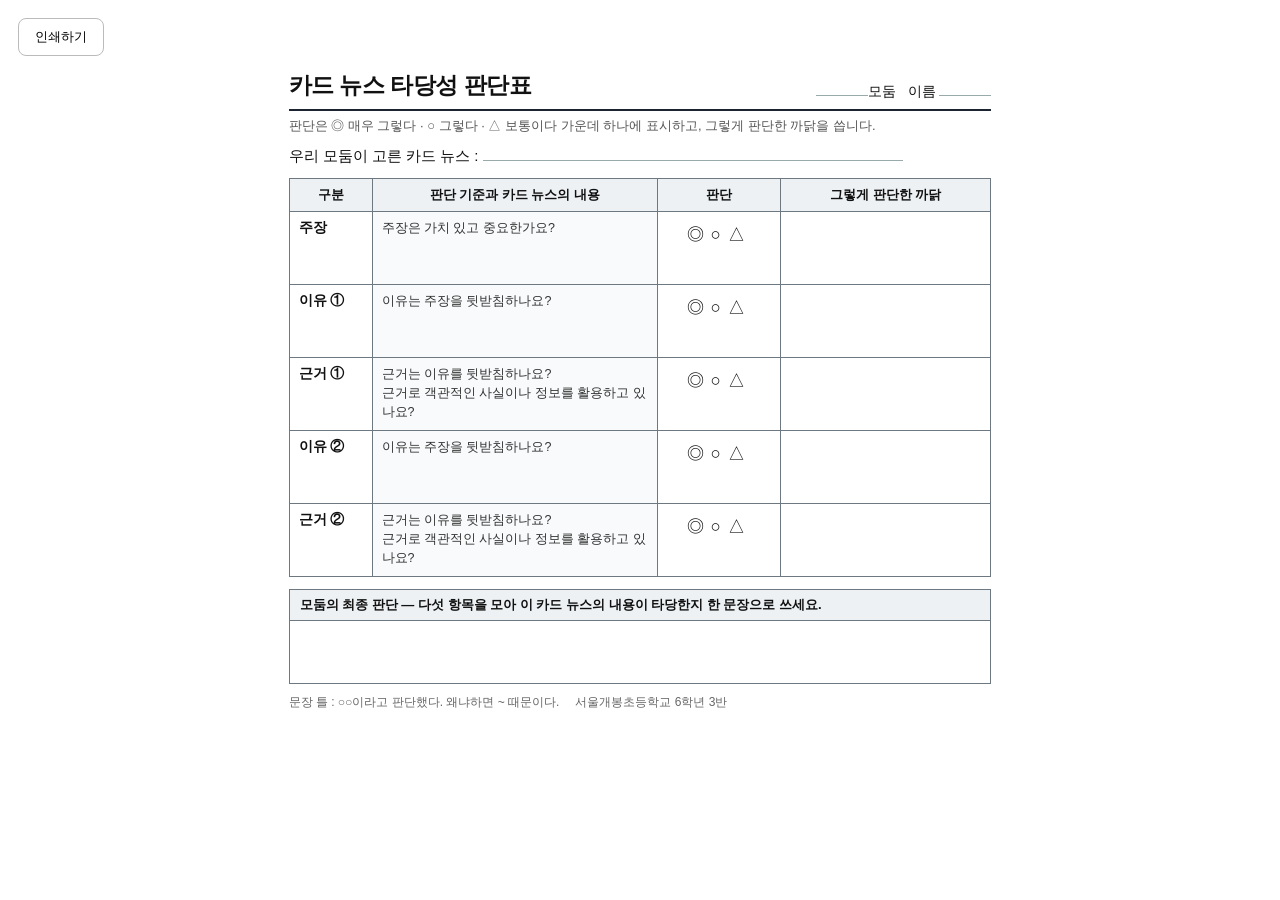
<file: paper.html>
<!DOCTYPE html>
<html lang="ko">
<head>
<meta charset="UTF-8">
<meta name="viewport" content="width=device-width, initial-scale=1">
<title>모둠 판단표 (종이 백업용)</title>
<style>
@page{size:A4;margin:14mm;}
body{margin:0;padding:18px;background:#fff;color:#111;
  font-family:'Pretendard','Noto Sans KR','Malgun Gothic',sans-serif;font-size:14px;}
.sheet{max-width:186mm;margin:0 auto;}
.head{display:flex;align-items:flex-end;gap:16px;border-bottom:2.5px solid #1B2430;padding-bottom:8px;margin-bottom:6px;}
h1{font-size:23px;margin:0;font-weight:800;letter-spacing:-0.5px;}
.who{margin-left:auto;font-size:14px;}
.who span{display:inline-block;border-bottom:1px solid #9aa;width:52px;}
.sub{font-size:13px;color:#555;margin:0 0 12px;}
.title-row{margin:0 0 12px;font-size:15px;}
.title-row span{display:inline-block;border-bottom:1px solid #9aa;min-width:420px;}
table{width:100%;border-collapse:collapse;table-layout:fixed;}
th,td{border:1px solid #6d7880;padding:7px 9px;vertical-align:top;}
th{background:#EDF1F4;font-size:13px;font-weight:700;}
.c1{width:64px;}
.c2{width:38%;}
.c3{width:104px;text-align:center;}
td.crit{font-size:12.5px;color:#333;line-height:1.5;background:#F8FAFB;}
.k{font-weight:700;}
.marks{font-size:17px;letter-spacing:7px;text-align:center;display:block;margin-top:4px;}
.why{height:58px;}
.final{margin-top:12px;border:1px solid #6d7880;}
.final .lab{background:#EDF1F4;padding:6px 10px;font-weight:700;font-size:13px;border-bottom:1px solid #6d7880;}
.final .box{height:62px;}
.foot{margin-top:10px;font-size:12px;color:#666;display:flex;gap:16px;flex-wrap:wrap;}
.print{margin:0 0 14px;}
.print button{padding:9px 16px;border:1px solid #bbb;background:#fff;border-radius:8px;cursor:pointer;font-family:inherit;}
@media print{.print{display:none;}body{padding:0;}}
</style>
</head>
<body>
<div class="print"><button onclick="window.print()">인쇄하기</button></div>
<div class="sheet">
  <div class="head">
    <h1>카드 뉴스 타당성 판단표</h1>
    <div class="who"><span></span>모둠 &nbsp; 이름 <span></span></div>
  </div>
  <p class="sub">판단은 ◎ 매우 그렇다 · ○ 그렇다 · △ 보통이다 가운데 하나에 표시하고, 그렇게 판단한 까닭을 씁니다.</p>
  <p class="title-row">우리 모둠이 고른 카드 뉴스 : <span></span></p>

  <table>
    <tr>
      <th class="c1">구분</th><th class="c2">판단 기준과 카드 뉴스의 내용</th>
      <th class="c3">판단</th><th>그렇게 판단한 까닭</th>
    </tr>
    <tr>
      <td class="k">주장</td>
      <td class="crit">주장은 가치 있고 중요한가요?</td>
      <td class="c3"><span class="marks">◎○△</span></td>
      <td class="why"></td>
    </tr>
    <tr>
      <td class="k">이유 ①</td>
      <td class="crit">이유는 주장을 뒷받침하나요?</td>
      <td class="c3"><span class="marks">◎○△</span></td>
      <td class="why"></td>
    </tr>
    <tr>
      <td class="k">근거 ①</td>
      <td class="crit">근거는 이유를 뒷받침하나요?<br>근거로 객관적인 사실이나 정보를 활용하고 있나요?</td>
      <td class="c3"><span class="marks">◎○△</span></td>
      <td class="why"></td>
    </tr>
    <tr>
      <td class="k">이유 ②</td>
      <td class="crit">이유는 주장을 뒷받침하나요?</td>
      <td class="c3"><span class="marks">◎○△</span></td>
      <td class="why"></td>
    </tr>
    <tr>
      <td class="k">근거 ②</td>
      <td class="crit">근거는 이유를 뒷받침하나요?<br>근거로 객관적인 사실이나 정보를 활용하고 있나요?</td>
      <td class="c3"><span class="marks">◎○△</span></td>
      <td class="why"></td>
    </tr>
  </table>

  <div class="final">
    <div class="lab">모둠의 최종 판단 — 다섯 항목을 모아 이 카드 뉴스의 내용이 타당한지 한 문장으로 쓰세요.</div>
    <div class="box"></div>
  </div>

  <div class="foot">
    <span>문장 틀 : ○○이라고 판단했다. 왜냐하면 ~ 때문이다.</span>
    <span>서울개봉초등학교 6학년 3반</span>
  </div>
</div>
</body>
</html>
</file>
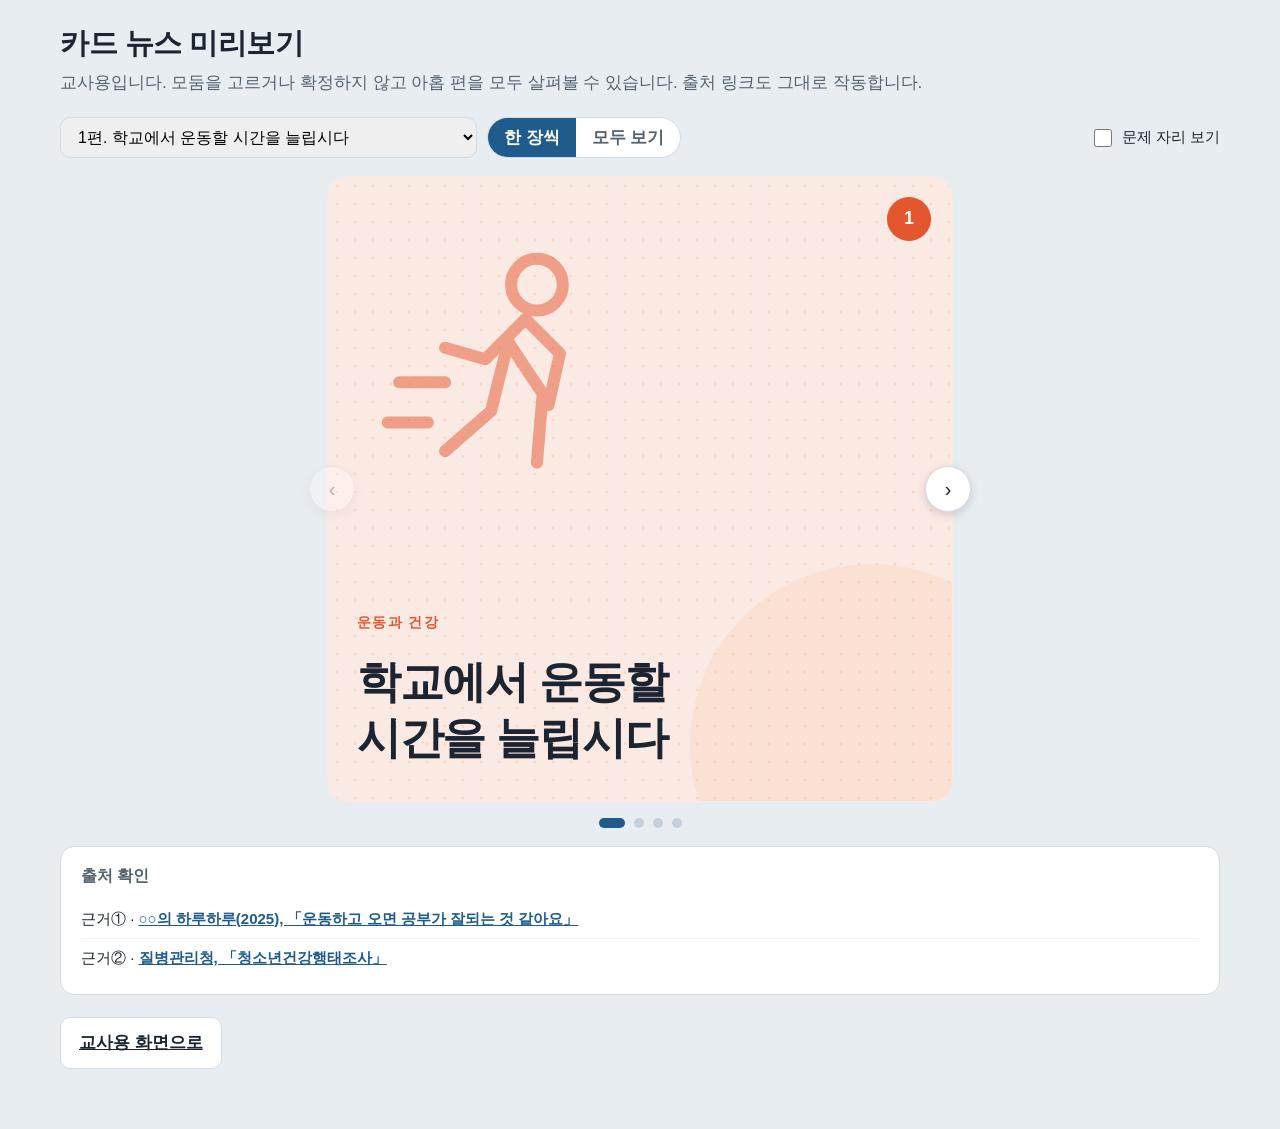
<file: preview.html>
<!DOCTYPE html>
<html lang="ko">
<head>
<meta charset="UTF-8">
<meta name="viewport" content="width=device-width, initial-scale=1">
<meta name="robots" content="noindex, nofollow">
<title>카드 뉴스 미리보기 — 교사용</title>
<link rel="stylesheet" href="style.css">
<link rel="stylesheet" href="cardnews.css">
<style>
  .picker{display:flex;gap:10px;flex-wrap:wrap;align-items:center;margin:10px 0 18px;}
  .picker select{border:1px solid var(--line);border-radius:10px;padding:10px 13px;font-size:16px;font-family:inherit;min-width:320px;}
  .keybox{background:#FFF8E9;border:1px solid #E8D5A6;border-radius:12px;padding:13px 18px;margin:0 0 18px;font-size:15px;color:#6B5423;}
  .keybox b{color:#5A4418;}
  .keybox.hide{display:none;}
  .srcs{background:#fff;border:1px solid var(--line);border-radius:14px;padding:16px 20px;margin-top:18px;}
  .srcs h3{margin:0 0 10px;font-size:16px;color:var(--ink2);}
  .srcs div{padding:7px 0;border-bottom:1px solid #F1F4F7;font-size:15px;}
  .srcs div:last-child{border-bottom:0;}
  .srcs a{color:var(--accent);font-weight:600;}
  .srcs .none{color:#A6B2BD;}
</style>
</head>
<body>
<div class="wrap">
  <h1 class="title">카드 뉴스 미리보기</h1>
  <p class="lead">교사용입니다. 모둠을 고르거나 확정하지 않고 아홉 편을 모두 살펴볼 수 있습니다. 출처 링크도 그대로 작동합니다.</p>

  <div class="picker">
    <select id="sel"></select>
    <span class="viewtoggle"><button id="vSlide" class="on">한 장씩</button><button id="vGrid">모두 보기</button></span>
    <label style="display:flex;align-items:center;gap:7px;font-size:15px;margin-left:auto">
      <input type="checkbox" id="showKey" style="width:18px;height:18px"> 문제 자리 보기
    </label>
  </div>

  <div class="keybox hide" id="keybox"></div>

  <div class="stage one" id="stage">
    <button class="navbtn prev" id="prev">‹</button>
    <div class="deck skin-a slide" id="deck"></div>
    <button class="navbtn next" id="next">›</button>
  </div>
  <div class="dots" id="dots"></div>

  <div class="srcs" id="srcs"></div>
  <div class="bar"><a class="btn" href="teacher.html">교사용 화면으로</a></div>
</div>

<script src="data.js"></script>
<script src="motifs.js"></script>
<script src="render.js"></script>
<script>
var KEY={
 1:{pair:'근거①',what:'출처가 개인 블로그'},
 2:{pair:'근거②',what:'출처가 개인 블로그'},
 3:{pair:'근거②',what:'출처 표기가 없음'},
 4:{pair:'근거①',what:'이유(눈 건강)와 관련 없음'},
 5:{pair:'근거②',what:'불법복제물 이용률은 현황일 뿐, 함부로 쓰면 안 되는 까닭이 아님'},
 6:{pair:'근거①',what:'2012년 자료. 그 제도는 2021년에 폐지되었고 게임 이름도 지금과 다름'},
 7:{pair:'이유①',what:'이용자가 많다는 것이 조심할 까닭은 아님'},
 8:{pair:'근거①',what:'출처 표기가 없음'},
 9:{pair:'근거②',what:'2008년 기준 수치 — 16년 전 자료'}
};
function $(s){return document.querySelector(s);}
var mode='slide';

var sel=$('#sel');
NEWS.forEach(function(n){var o=el('option',null,n.id+'편. '+n.claim);o.value=n.id;sel.appendChild(o);});

function cur(){return newsById(parseInt(sel.value,10));}
function draw(){
  var n=cur();
  buildDeck($('#deck'),n,{},null);
  var k=KEY[n.id]||{};
  $('#keybox').innerHTML='<b>'+(k.pair||'')+'</b> — '+(k.what||'');
  var w=$('#srcs');w.innerHTML='';
  w.appendChild(el('h3',null,'출처 확인'));
  [['근거①','e1'],['근거②','e2']].forEach(function(p){
    var ev=n[p[1]], row=el('div');
    row.appendChild(document.createTextNode(p[0]+' · '));
    if(ev.href){var a=el('a',null,srcLabel(ev));a.href=ev.href;a.target='_blank';a.rel='noopener';row.appendChild(a);}
    else row.appendChild(el('span','none','출처 표기 없음'));
    w.appendChild(row);
  });
  setMode(mode);
}
function setMode(m){
  mode=m;var slide=(m==='slide');
  $('#deck').className='deck skin-a'+(slide?' slide':'');
  $('#stage').classList.toggle('one',slide);
  $('#vSlide').classList.toggle('on',slide);
  $('#vGrid').classList.toggle('on',!slide);
  ['#prev','#next','#dots'].forEach(function(q){$(q).style.display=slide?'':'none';});
  if(slide)go(0);
}
function idx(){var d=$('#deck');if(!d.children.length)return 0;
  return Math.round(d.scrollLeft/(d.children[0].offsetWidth+26));}
function go(i){var d=$('#deck');if(!d.children.length)return;
  i=Math.max(0,Math.min(3,i));
  if(d.scrollTo)d.scrollTo({left:i*(d.children[0].offsetWidth+26),behavior:'smooth'});else d.scrollLeft=i*(d.children[0].offsetWidth+26);dots(i);}
function dots(i){
  if(i==null)i=idx();
  var w=$('#dots');w.innerHTML='';
  for(var k=0;k<4;k++)(function(k){
    var b=el('button',k===i?'on':'');b.onclick=function(){go(k);};w.appendChild(b);})(k);
  $('#prev').disabled=(i===0);$('#next').disabled=(i===3);
}
sel.onchange=draw;
$('#vSlide').onclick=function(){setMode('slide');};
$('#vGrid').onclick=function(){setMode('grid');};
$('#prev').onclick=function(){go(idx()-1);};
$('#next').onclick=function(){go(idx()+1);};
$('#deck').addEventListener('scroll',function(){if($('#deck').classList.contains('slide'))dots();});
$('#showKey').onchange=function(){$('#keybox').classList.toggle('hide',!this.checked);};
document.addEventListener('keydown',function(e){
  if(e.key==='ArrowRight')go(idx()+1);
  if(e.key==='ArrowLeft')go(idx()-1);});
draw();

/* 화면 사이를 오갈 때 지금 방(?room=)을 그대로 들고 간다 */
(function(){
  function q(){
    try{
      var r=new URLSearchParams(location.search).get('room');
      var d=(typeof FB_ROOM_DEFAULT!=='undefined')?FB_ROOM_DEFAULT:'';
      if(r&&r!==d)return '?room='+encodeURIComponent(r);
    }catch(e){}
    return '';
  }
  var s=q(); if(!s)return;
  document.querySelectorAll('a[href]').forEach(function(a){
    var h=a.getAttribute('href');
    if(!h||/^(https?:|mailto:|#)/.test(h))return;
    if(h.indexOf('?')>=0)return;
    a.setAttribute('href',h+s);
  });
})();
</script>
</body>
</html>
</file>
<file: style.css>
/* =========================================================================
   style.css — 프로그램 전체 UI
   카드 뉴스와 목록의 디자인은 cardnews.css 에 따로 있습니다.
   ========================================================================= */
:root{
  --bg:#E8EDF2; --paper:#fff; --ink:#1B2430; --ink2:#55636F; --line:#D3DCE4;
  --accent:#1F5C8B; --accent-soft:#E3EDF6; --warn:#B4472C;
  --m-claim:#FFDE6B; --m-reason:#A7DEB4; --m-evidence:#9FC9F3;
  --r:14px;
}
*{box-sizing:border-box;}
body{
  margin:0;background:var(--bg);color:var(--ink);font-size:17px;line-height:1.65;
  font-family:'Pretendard','Noto Sans KR','Apple SD Gothic Neo','Malgun Gothic',sans-serif;
  -webkit-text-size-adjust:100%;
}
button{font-family:inherit;font-size:inherit;cursor:pointer;}
textarea{font-family:inherit;}
.wrap{max-width:1200px;margin:0 auto;padding:0 20px 60px;}

/* ---------- 상단 단계 ---------- */
.topbar{position:sticky;top:0;z-index:40;background:var(--bg);border-bottom:1px solid var(--line);}
.topbar-in{max-width:1200px;margin:0 auto;padding:9px 20px;display:flex;gap:16px;align-items:center;flex-wrap:wrap;}
.steps{display:flex;gap:4px;}
.step{display:flex;align-items:center;gap:7px;padding:5px 13px 5px 6px;border-radius:999px;font-size:15px;color:var(--ink2);white-space:nowrap;}
.step b{width:23px;height:23px;border-radius:50%;background:#fff;border:1px solid var(--line);display:grid;place-items:center;font-size:13px;color:var(--ink2);}
.step.on{background:var(--accent);color:#fff;}
.step.on b{background:#fff;color:var(--accent);border-color:transparent;}
.step.done b{background:var(--accent);color:#fff;border-color:var(--accent);}
.whoami{margin-left:auto;font-size:15px;color:var(--ink2);}
.whoami strong{color:var(--ink);}

.screen{display:none;}
.screen.on{display:block;}
h1.title{font-size:29px;font-weight:700;letter-spacing:-0.5px;margin:24px 0 6px;line-height:1.35;}
p.lead{margin:0 0 20px;color:var(--ink2);}

.btn{border:1px solid var(--line);background:#fff;color:var(--ink);padding:11px 18px;border-radius:10px;font-weight:600;}
.btn:hover{border-color:#B0BECB;}
.btn.primary{background:var(--accent);border-color:var(--accent);color:#fff;}
.btn.primary:hover{background:#17476C;}
.btn.ghost{background:none;border-color:transparent;color:var(--ink2);text-decoration:underline;}
.btn:disabled{opacity:.45;cursor:not-allowed;}
.btn.big{padding:14px 28px;font-size:19px;}
.bar{display:flex;gap:10px;align-items:center;flex-wrap:wrap;margin-top:22px;}
.bar .right{margin-left:auto;display:flex;gap:10px;align-items:center;}
.footnote{font-size:14px;color:var(--ink2);}
:focus-visible{outline:3px solid var(--accent);outline-offset:2px;}

/* ---------- 1 모둠 ---------- */
.group-grid{display:flex;gap:14px;flex-wrap:wrap;margin:10px 0 30px;}
.group-btn{width:124px;height:110px;border-radius:var(--r);border:1px solid var(--line);background:#fff;display:grid;place-items:center;font-size:15px;color:var(--ink2);}
.group-btn span{font-size:30px;font-weight:700;color:var(--ink);display:block;}
.group-btn.sel{border:2px solid var(--accent);background:var(--accent-soft);}
.group-btn .saved{font-size:13px;color:var(--accent);margin-top:2px;}

/* ---------- 4 판단 ---------- */
.jhead{background:#fff;border:1px solid var(--line);border-radius:12px;padding:12px 18px;margin:14px 0 16px;font-size:15px;color:var(--ink2);display:flex;gap:18px;flex-wrap:wrap;}
.jhead b{color:var(--ink);}
.jitem{background:#fff;border:1px solid var(--line);border-radius:var(--r);padding:18px 22px;margin-bottom:13px;display:grid;grid-template-columns:minmax(0,1fr) minmax(0,1.05fr);gap:22px;}
.jitem.err{border-color:var(--warn);background:#FFFCFB;}
.jtag{display:inline-block;padding:2px 11px;border-radius:999px;font-size:14px;font-weight:700;margin-bottom:8px;}
.jtag.claim{background:var(--m-claim);}
.jtag.reason{background:var(--m-reason);}
.jtag.evidence{background:var(--m-evidence);}
.jtext{font-size:17px;}
.jsrc{font-size:14px;color:var(--ink2);margin-top:8px;}
.jsrc a{color:var(--accent);}
.crit{background:#F4F8FB;border-left:3px solid var(--accent);border-radius:0 8px 8px 0;padding:9px 14px;font-size:16px;font-weight:600;margin-bottom:11px;}
.grades{display:flex;gap:8px;margin-bottom:11px;flex-wrap:wrap;}
.grade{border:1px solid var(--line);background:#fff;border-radius:10px;padding:8px 14px;display:flex;align-items:center;gap:7px;}
.grade em{font-style:normal;font-size:20px;font-weight:700;}
.grade.on{background:var(--accent);border-color:var(--accent);color:#fff;}
.jitem textarea,.final textarea{width:100%;border:1px solid var(--line);border-radius:10px;padding:10px 13px;font-size:16px;line-height:1.6;resize:vertical;}
.jitem textarea{min-height:88px;}
.final{background:#fff;border:1px solid var(--line);border-radius:var(--r);padding:18px 22px;}
.final h3{margin:0 0 2px;font-size:19px;}
.final textarea{min-height:68px;margin-top:10px;}
.hint{font-size:14px;color:var(--ink2);}
.err-msg{color:var(--warn);font-weight:600;}

/* ---------- 5 판단표 ---------- */
.tpl-row{display:flex;gap:10px;flex-wrap:wrap;margin:8px 0 18px;}
.tpl{border:1px solid var(--line);background:#fff;border-radius:10px;padding:8px;width:104px;}
.tpl.on{border:2px solid var(--accent);}
.tpl .sw{height:30px;border-radius:6px;margin-bottom:5px;}
.tpl span{font-size:14px;color:var(--ink2);}
#sheetBox{background:#fff;border:1px solid var(--line);border-radius:var(--r);padding:14px;}
#sheet{width:100%;height:auto;display:block;}

/* ---------- 교사 설정 ---------- */
.tsec{background:#fff;border:1px solid var(--line);border-radius:var(--r);padding:18px 22px;margin-bottom:13px;max-width:900px;}
.tsec h3{margin:0 0 3px;font-size:18px;}
.tsec p{margin:0 0 13px;color:var(--ink2);font-size:15px;}
.chk{display:grid;grid-template-columns:repeat(auto-fill,minmax(270px,1fr));gap:9px;}
.chk label{border:1px solid var(--line);border-radius:10px;padding:9px 12px;display:flex;gap:9px;align-items:flex-start;font-size:15px;}
.chk input{width:18px;height:18px;margin-top:3px;flex:none;}
.chk .k{display:block;font-size:13px;color:var(--ink2);}
.dump{font-size:14px;color:var(--ink2);}
.dump div{padding:4px 0;border-bottom:1px solid #EEF2F5;}

@media (max-width:1000px){
  .jitem{grid-template-columns:1fr;gap:14px;}
}
@media print{
  .topbar,.bar,.penbar,.tpl-row{display:none!important;}
  body{background:#fff;}
  #sheetBox{border:0;padding:0;}
}

/* 까닭 쓰기 예시 — 보기만 하고 따를지는 학생이 정한다 */
.egline{margin-top:7px;font-size:14px;color:#8B97A2;}

/* 판단표 — 모둠원 이름 */
.namerow{display:flex;gap:10px;align-items:center;flex-wrap:wrap;margin:6px 0 16px;}
.namerow label{font-weight:600;font-size:15px;}
.namerow input{
  border:1px solid var(--line);border-radius:10px;padding:10px 13px;
  font-size:16px;min-width:340px;font-family:inherit;
}

/* 판단 화면 — 카드 뉴스 원문 글씨 키움 */
.jtext{font-size:19px;line-height:1.65;}
.jitem textarea,.final textarea{font-size:17px;}

/* 판단표 화면 — 왼쪽 카드 뉴스 · 오른쪽 판단표 */
.split{display:grid;grid-template-columns:minmax(0,.8fr) minmax(0,1.2fr);gap:22px;align-items:start;}
.pane{min-width:0;}
.panetitle{margin:0 0 10px;font-size:16px;font-weight:700;color:var(--ink2);display:flex;align-items:center;gap:10px;}
.panenote{margin:10px 0 0;font-size:13.5px;color:var(--ink2);}
@media (max-width:1000px){ .split{grid-template-columns:1fr;} }

/* 연결 상태 점 */
.netdot{width:9px;height:9px;border-radius:50%;background:#C9D3DC;display:inline-block;margin-right:7px;}
.netdot.on{background:#3FB16B;box-shadow:0 0 0 3px rgba(63,177,107,.18);}
.okmsg{color:#2C6B45;font-weight:600;}

.viewtoggle.small button{padding:5px 11px;font-size:14px;font-weight:600;}
.tpl{width:118px;}
.tpl .tip{display:block;font-size:12px;color:#9AA7B2;margin-top:2px;line-height:1.35;}
.tpl .sw{height:26px;}
#sheetBox{padding:10px;}

/* 모둠 이름이 '○모둠' 형식이 아닐 때 */
.group-btn .gn{font-size:19px;font-weight:700;color:var(--ink);line-height:1.3;display:block;padding:0 6px;text-align:center;}
</file>
<file: cardnews.css>
/* =========================================================================
   cardnews.css — 카드 뉴스 목록(화면 2)과 카드 뉴스 4장(화면 3)

   ■ 스킨 두 가지 (index.html 위쪽 var SKIN 으로 전환)
     skin-a  포스터형 — 색면 위에 큰 글씨, 넓은 여백
     skin-b  블록형   — 흰 바탕에 굵은 테두리, 이유를 색 블록에 얹음
     preview.html 에서 둘을 나란히 볼 수 있습니다.

   ■ 카드에 들어오는 변수 (build.py 의 tone·tone2 에서 옴)
     --tone  --tone-soft  --tone2  --tone2-soft

   ■ 지켜야 할 것
     학생이 문장을 눌러 형광펜(노랑·초록·파랑)을 칠합니다.
     배경은 밝게, 글자는 어둡게. 어두운 배경에 흰 글자를 쓰면 형광펜을
     칠했을 때 글자가 보이지 않습니다.
   ========================================================================= */

/* ---------- 화면 2 : 목록 ---------- */
.news-grid{display:grid;grid-template-columns:repeat(auto-fill,minmax(290px,1fr));gap:18px;}
.news-pick{
  text-align:left;padding:0;overflow:hidden;background:#fff;
  border:1px solid var(--line);border-radius:18px;display:flex;flex-direction:column;
  transition:transform .12s ease, box-shadow .12s ease;
}
.news-pick:hover{transform:translateY(-2px);box-shadow:0 10px 24px rgba(27,36,48,.12);}
.news-pick .head{
  position:relative;background:var(--tone-soft);padding:26px 22px 22px;min-height:152px;
  display:flex;flex-direction:column;justify-content:flex-end;overflow:hidden;
}
.news-pick .head h3{
  word-break:keep-all;text-wrap:balance;
  position:relative;z-index:2;margin:0;
  font-size:23px;font-weight:800;line-height:1.35;letter-spacing:-0.8px;color:var(--ink);
}
.news-pick .mini{position:absolute;right:-14px;top:-12px;width:116px;height:116px;color:var(--tone);opacity:.22;z-index:1;}
.news-pick .mini svg{width:100%;height:100%;}
.news-pick .mini svg *{fill:none;stroke:currentColor;stroke-width:4;stroke-linecap:round;stroke-linejoin:round;}
.news-pick .body{padding:15px 22px 18px;display:flex;flex-direction:column;gap:6px;flex:1;}
.news-pick .kicker{font-size:14px;font-weight:700;color:var(--tone);display:flex;align-items:center;gap:7px;}
.news-pick .kicker i{width:9px;height:9px;border-radius:2px;background:var(--tone);}
.news-pick .desc{font-size:14.5px;color:var(--ink2);line-height:1.6;}
.news-pick .go{margin-top:auto;padding-top:12px;font-size:14.5px;font-weight:600;color:var(--accent);}
.news-pick.sel{border:2px solid var(--accent);}
.news-pick.sel .go::before{content:'✓ ';}

/* ---------- 화면 3 : 도구 막대 ---------- */
.penbar{
  position:sticky;top:51px;z-index:30;background:#fff;border:1px solid var(--line);
  border-radius:12px;padding:9px 14px;margin:16px 0 18px;
  display:flex;gap:9px;align-items:center;flex-wrap:wrap;
}
.penbar .lab{font-size:15px;color:var(--ink2);}
.pen{border:1px solid var(--line);background:#fff;border-radius:999px;padding:8px 16px;font-weight:600;display:inline-flex;align-items:center;gap:8px;}
.pen i{width:15px;height:15px;border-radius:4px;}
.pen[data-pen=claim] i{background:var(--m-claim);}
.pen[data-pen=reason] i{background:var(--m-reason);}
.pen[data-pen=evidence] i{background:var(--m-evidence);}
.pen[data-pen=erase] i{background:repeating-linear-gradient(45deg,#fff,#fff 3px,#DEE4EA 3px,#DEE4EA 6px);border:1px solid var(--line);}
.pen.on{box-shadow:inset 0 0 0 2px var(--ink);border-color:transparent;}
.viewtoggle{display:flex;border:1px solid var(--line);border-radius:999px;overflow:hidden;background:#fff;}
.viewtoggle button{border:0;background:none;padding:8px 16px;font-weight:600;color:var(--ink2);}
.viewtoggle button.on{background:var(--accent);color:#fff;}

/* ---------- 카드 공통 골격 ---------- */
.deck{display:grid;grid-template-columns:1fr 1fr;gap:18px;}
.stage{position:relative;}
.cn{
  position:relative;overflow:hidden;border-radius:20px;
  display:flex;flex-direction:column;aspect-ratio:1/1;   /* 실제 카드 뉴스처럼 정사각 */
}
.cn .in{
  position:relative;z-index:3;flex:1;display:flex;flex-direction:column;
  padding:clamp(20px,4.6%,42px);
}
.cn .no{
  position:absolute;top:clamp(14px,3.2%,26px);right:clamp(16px,3.4%,28px);z-index:4;
  width:clamp(34px,7%,44px);height:clamp(34px,7%,44px);border-radius:50%;
  display:grid;place-items:center;font-size:0;
  background:var(--tone);color:#fff;
}
.cn .no::before{content:attr(data-n);font-size:clamp(14px,2.1vw,18px);font-weight:800;}
.cn::before{
  content:'';position:absolute;z-index:0;pointer-events:none;
  width:58%;aspect-ratio:1/1;border-radius:50%;
  right:-16%;bottom:-20%;background:var(--tone2);opacity:.10;
}
.cn.cover::after,.cn.end::after{
  content:'';position:absolute;inset:0;z-index:0;pointer-events:none;opacity:.22;
  background-image:radial-gradient(var(--tone2) 1.5px,transparent 1.6px);
  background-size:18px 18px;
}
.motif{position:absolute;z-index:1;pointer-events:none;color:var(--tone);}
.motif svg{display:block;width:100%;height:100%;}
.motif svg *{fill:none;stroke:currentColor;stroke-width:3.4;stroke-linecap:round;stroke-linejoin:round;}

.unit{
  display:block;width:100%;text-align:left;border:0;background:none;
  word-break:keep-all;overflow-wrap:break-word;text-wrap:pretty;
  padding:6px 10px;margin:0 -10px;border-radius:10px;
  color:var(--ink);line-height:1.62;transition:background .1s ease;
}
.unit:hover{background:rgba(27,36,48,.055);}
.unit.mk-claim{background:var(--m-claim);}
.unit.mk-reason{background:var(--m-reason);}
.unit.mk-evidence{background:var(--m-evidence);}
.unit.mk-claim:hover,.unit.mk-reason:hover,.unit.mk-evidence:hover{filter:brightness(.95);}

/* 이유와 근거는 선을 긋지 않고 크기·색·여백으로 가른다 */
.cn.body .in{justify-content:space-between;gap:16px;padding-top:clamp(56px,10%,78px);}
.blk-reason{}
.blk-evid{}
.srcline{margin-top:10px;}
.srcline a{
  display:inline-block;font-size:13px;font-weight:600;color:var(--tone);
  text-decoration:none;background:var(--tone-soft);border-radius:999px;
  padding:5px 13px;line-height:1.4;
}
.srcline a:hover{background:var(--tone);color:#fff;}
.srcline a::after{content:' ↗';font-size:11px;}
.srcline .none{font-size:13.5px;color:#9AA7B2;}
.cvlabel{font-size:14px;font-weight:800;letter-spacing:.1em;color:var(--tone);}
.sign{
  position:absolute;left:0;right:0;bottom:clamp(14px,3%,24px);z-index:3;
  text-align:center;font-size:12px;font-weight:700;letter-spacing:.12em;
  color:var(--tone);opacity:.6;
}

/* ================= 스킨 A — 포스터형 ================= */
.skin-a .cn{background:#fff;border:1px solid var(--line);}
.skin-a .cn.cover,.skin-a .cn.end{background:var(--tone-soft);border-color:transparent;}
.skin-a .cn.cover .motif{left:5%;top:9%;width:46%;height:46%;opacity:.5;}
.skin-a .cn.cover .motif svg *{stroke-width:4.2;}
.skin-a .cn.end .motif{left:50%;transform:translateX(-50%);top:12%;width:34%;height:34%;opacity:.45;}
.skin-a .cn.end .motif svg *{stroke-width:4.2;}
.skin-a .cn.cover .in{justify-content:flex-end;gap:14px;}
.skin-a .cn.cover .unit{text-wrap:balance;font-size:clamp(23px,4.6vw,44px);font-weight:800;line-height:1.28;letter-spacing:-1.2px;}
.skin-a .cn.end .in{justify-content:center;align-items:center;text-align:center;}
.skin-a .cn.end .unit{text-align:center;text-wrap:balance;font-size:clamp(19px,3.1vw,30px);font-weight:700;line-height:1.5;color:var(--ink);}
.skin-a .blk-reason{position:relative;padding-top:14px;}
.skin-a .blk-reason::before{
  content:'';position:absolute;top:0;left:-2px;width:46px;height:6px;border-radius:3px;background:var(--tone);
}
.skin-a .blk-reason .unit{
  font-size:clamp(19px,2.9vw,30px);font-weight:800;line-height:1.36;letter-spacing:-0.7px;color:var(--ink);
}
.skin-a .blk-evid{
  position:relative;background:rgba(255,255,255,.72);border-radius:16px;
  padding:clamp(14px,2.6%,20px) clamp(14px,2.6%,20px) clamp(12px,2.2%,16px) clamp(34px,5%,44px);
  box-shadow:0 2px 12px rgba(27,36,48,.06);
}
.skin-a .cn.body{background:var(--tone-soft);border-color:transparent;}
.skin-a .blk-evid::before{
  content:'';position:absolute;left:clamp(14px,2.2%,18px);top:clamp(18px,3%,24px);
  width:10px;height:10px;border-radius:3px;background:var(--tone2);
}
.skin-a .blk-evid .unit{font-size:clamp(14.5px,1.75vw,18.5px);color:var(--ink2);}

/* ================= 스킨 B — 블록형 ================= */
.skin-b .cn{background:#fff;border:3px solid var(--tone);box-shadow:0 6px 0 var(--tone-soft);}
.skin-b .cn.cover{background:var(--tone-soft);}
.skin-b .cn.end{background:var(--tone2-soft);border-color:var(--tone2);box-shadow:0 6px 0 rgba(0,0,0,.05);}

.skin-b .cn.cover .motif{left:6%;top:8%;width:42%;height:42%;opacity:.95;}
.skin-b .cn.cover .motif svg *{stroke-width:4.4;}
.skin-b .cn.cover .in{justify-content:flex-end;align-items:center;text-align:center;gap:10px;}
.skin-b .cn.cover .cvlabel{background:var(--tone);color:#fff;border-radius:999px;padding:5px 14px;letter-spacing:.06em;}
.skin-b .cn.cover .unit{text-align:center;text-wrap:balance;font-size:clamp(22px,4.2vw,40px);font-weight:800;line-height:1.3;letter-spacing:-1px;}
.skin-b .cn.end .motif{left:50%;transform:translateX(-50%);top:12%;width:32%;height:32%;opacity:.5;}
.skin-b .cn.end .in{justify-content:center;align-items:center;text-align:center;}
.skin-b .cn.end .unit{text-align:center;text-wrap:balance;font-size:clamp(19px,3.1vw,30px);font-weight:700;line-height:1.5;}
.skin-b .blk-reason{background:var(--tone-soft);border-radius:14px;padding:14px 16px;margin:0 -4px auto;}
.skin-b .blk-reason .unit{font-size:clamp(18px,2.6vw,27px);font-weight:800;line-height:1.4;letter-spacing:-0.6px;}
.skin-b .blk-evid .unit{font-size:clamp(14.5px,1.7vw,18.5px);color:var(--ink2);}

/* ================= 넘겨 보기 / 펼쳐 보기 ================= */
.deck.slide{display:flex;overflow-x:auto;scroll-snap-type:x mandatory;scroll-behavior:smooth;padding-bottom:4px;scrollbar-width:none;}
.deck.slide::-webkit-scrollbar{display:none;}
.deck.slide{padding:0 2px;}
.deck.slide .cn{flex:0 0 100%;scroll-snap-align:center;scroll-snap-stop:always;}
.deck.slide .cn + .cn{margin-left:26px;}
/* 넘겨 보기에서 카드가 화면에 들어오도록 무대 폭을 제한한다 */
.stage.one{max-width:min(660px,70vh);margin:0 auto;}

.navbtn{
  position:absolute;top:50%;transform:translateY(-50%);z-index:8;
  width:46px;height:46px;border-radius:50%;border:1px solid var(--line);
  background:#fff;color:var(--ink);font-size:20px;line-height:1;box-shadow:0 3px 10px rgba(27,36,48,.16);
}
.navbtn:hover{background:#F4F7FA;}
.navbtn[disabled]{opacity:.3;cursor:not-allowed;}
.navbtn.prev{left:-16px;}
.navbtn.next{right:-16px;}
.dots{display:flex;gap:9px;justify-content:center;margin-top:16px;}
.dots button{width:10px;height:10px;padding:0;border-radius:50%;border:0;background:#C6D0DA;}
.dots button.on{background:var(--accent);width:26px;border-radius:999px;}

@media (max-width:1000px){
  .deck{grid-template-columns:1fr;}
  .deck.slide .cn{flex:0 0 100%;}
  .navbtn.prev{left:2px;} .navbtn.next{right:2px;}
}

/* 넘겨 보기 — 카드가 크므로 글자도 같이 키운다 */
.deck.slide .skin-a .blk-reason .unit,
.deck.slide.skin-a .blk-reason .unit{font-size:clamp(21px,4.2vw,31px);}
.deck.slide.skin-a .blk-evid .unit{font-size:clamp(15px,2.6vw,19px);}
.deck.slide.skin-b .blk-reason .unit{font-size:clamp(20px,3.9vw,29px);}
.deck.slide.skin-b .blk-evid .unit{font-size:clamp(15px,2.6vw,19px);}
.deck.slide .cn .no{font-size:14px;}

/* 넘겨 보기 — 마무리 카드는 한 번 더 크게 */
.deck.slide .cn.end .unit{font-size:clamp(21px,4vw,32px);}

/* 본문 카드에도 주제 그림을 옅게 깐다 */
.skin-a .cn.body .motif{right:-6%;bottom:-8%;width:44%;height:44%;opacity:.13;}
.skin-b .cn.body .motif{right:-6%;bottom:-8%;width:42%;height:42%;opacity:.12;}

/* ---------- 목록 : 다른 모둠이 고른 편 ---------- */
.news-pick .stamp{
  position:absolute;z-index:3;right:14px;top:14px;
  background:var(--accent);color:#fff;border-radius:999px;
  padding:5px 13px;font-size:14px;font-weight:800;letter-spacing:-.2px;
  box-shadow:0 2px 8px rgba(27,36,48,.18);
}
.news-pick.locked{opacity:.5;filter:grayscale(.35);cursor:not-allowed;}
.news-pick.locked:hover{transform:none;box-shadow:none;}

/* ---------- 발표용 축소 카드 (읽기 전용) ---------- */
.deck.mini{grid-template-columns:1fr 1fr;gap:12px;}
.deck.mini .cn{border-radius:14px;aspect-ratio:auto;min-height:170px;}
.deck.mini .cn .in{padding:16px 16px 14px;}
.deck.mini .cn.cover .in,.deck.mini .cn.end .in{min-height:150px;}
.deck.mini .motif{opacity:.16;}
.deck.mini .cn.cover .motif{width:38%;height:38%;}
.deck.mini .cn.end .motif{width:26%;height:26%;}
.deck.mini .blk-evid{padding:12px 12px 10px 28px;}
.deck.mini .blk-evid::before{left:11px;top:15px;width:8px;height:8px;}
.deck.mini .blk-reason::before{width:32px;height:5px;}
.deck.mini .unit{padding:4px 7px;margin:0 -7px;}
.deck.mini .cn.cover .unit{font-size:clamp(15px,1.9vw,21px);}
.deck.mini .blk-reason .unit{font-size:clamp(13.5px,1.5vw,17px);}
.deck.mini .blk-evid .unit{font-size:clamp(12px,1.25vw,14px);}
.deck.mini .cn.end .unit{font-size:clamp(13.5px,1.5vw,17px);}
.deck.mini .srcline a{font-size:11.5px;padding:3px 9px;}
.deck.mini .cn .no{width:26px;height:26px;}
.deck.mini .cn .no::before{font-size:12px;}
.deck.mini .sign{font-size:10px;bottom:9px;}
.deck.mini .cn.body .in{padding-top:40px;}

/* 판단표 화면의 축소 카드를 한 장씩 볼 때 */
.deck.mini.slide{display:flex;overflow-x:auto;scroll-snap-type:x mandatory;scroll-behavior:smooth;scrollbar-width:none;}
.deck.mini.slide::-webkit-scrollbar{display:none;}
.deck.mini.slide .cn{flex:0 0 100%;scroll-snap-align:center;scroll-snap-stop:always;min-height:0;aspect-ratio:1/1;}
.deck.mini.slide .cn + .cn{margin-left:12px;}
.deck.mini.slide .cn .in{padding:22px 24px 20px;}
.deck.mini.slide .cn.cover .unit{font-size:clamp(18px,2.4vw,27px);}
.deck.mini.slide .blk-reason .unit{font-size:clamp(16px,1.9vw,21px);}
.deck.mini.slide .blk-evid .unit{font-size:clamp(13px,1.35vw,16px);}
.deck.mini.slide .cn.end .unit{font-size:clamp(16px,1.9vw,21px);}
.deck.mini.slide .srcline a{font-size:12.5px;padding:4px 11px;}
.stage.one .deck.mini.slide{max-width:100%;}
</file>
